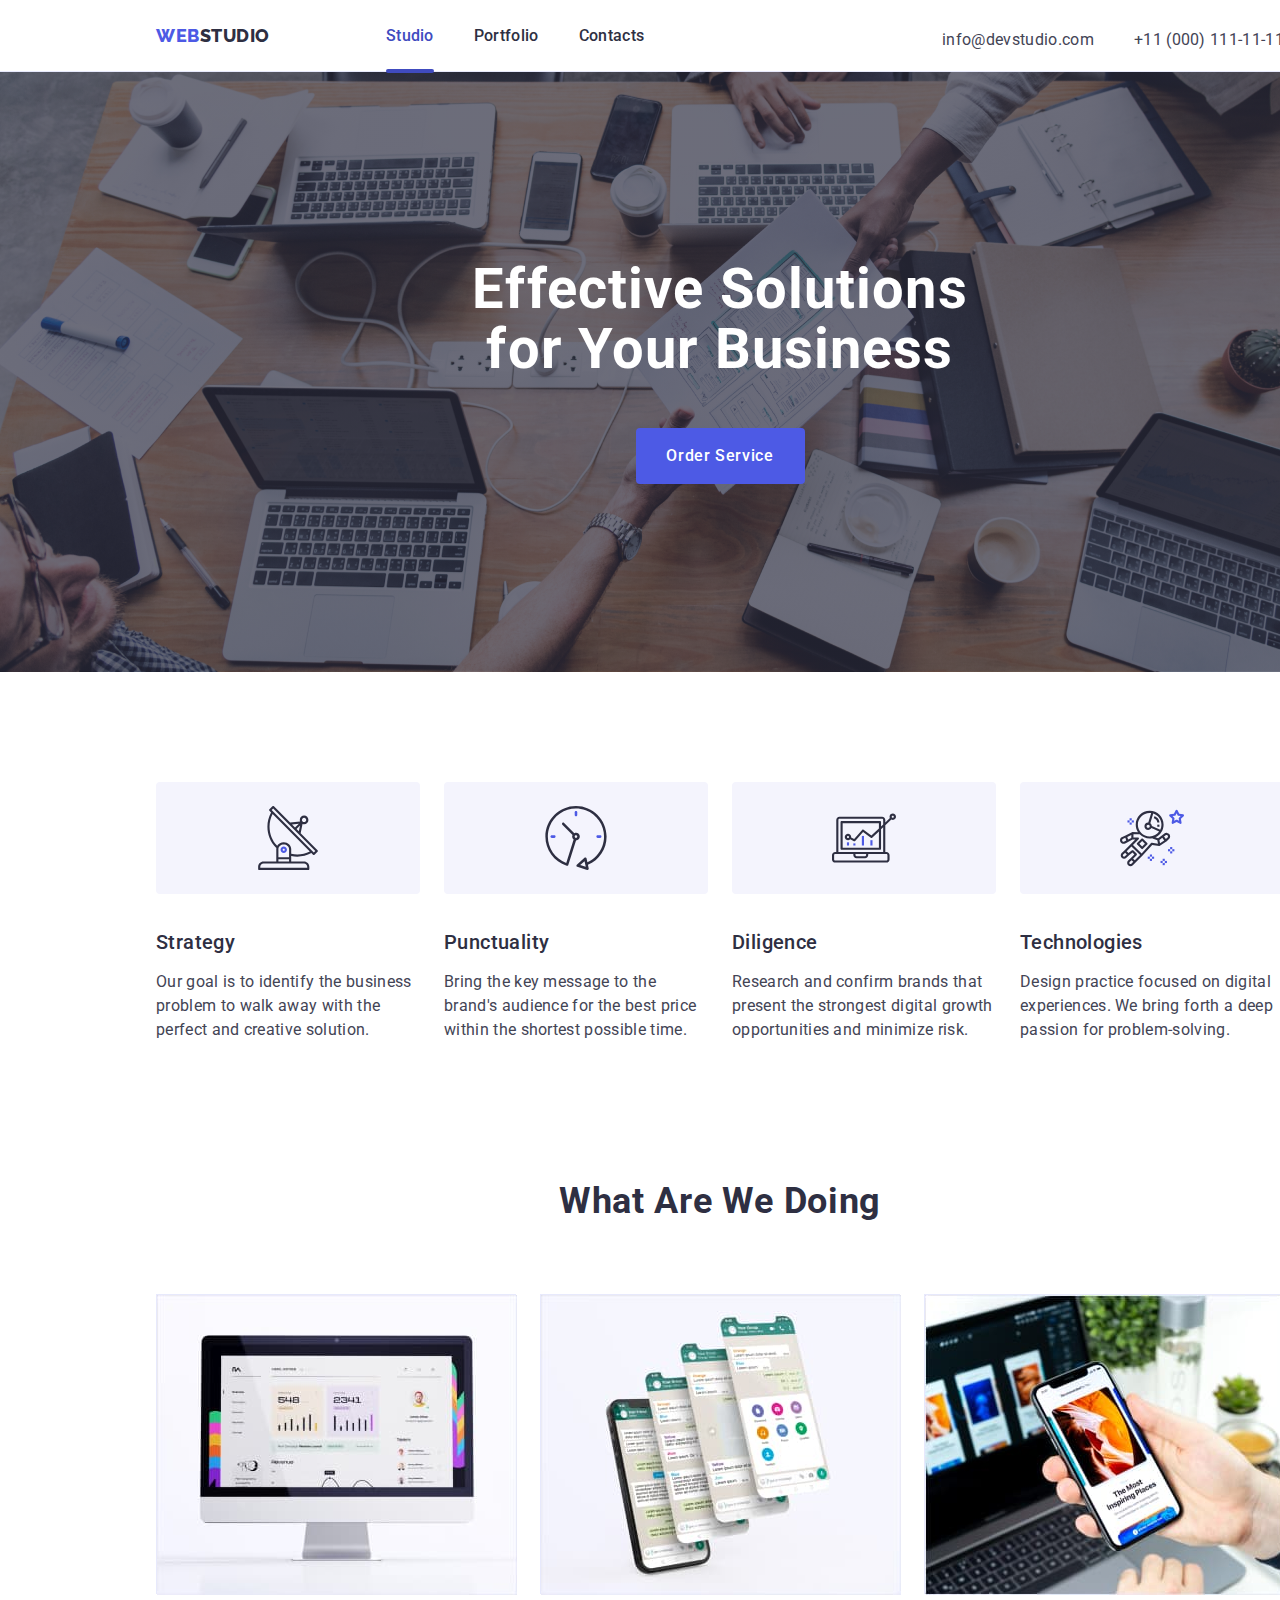
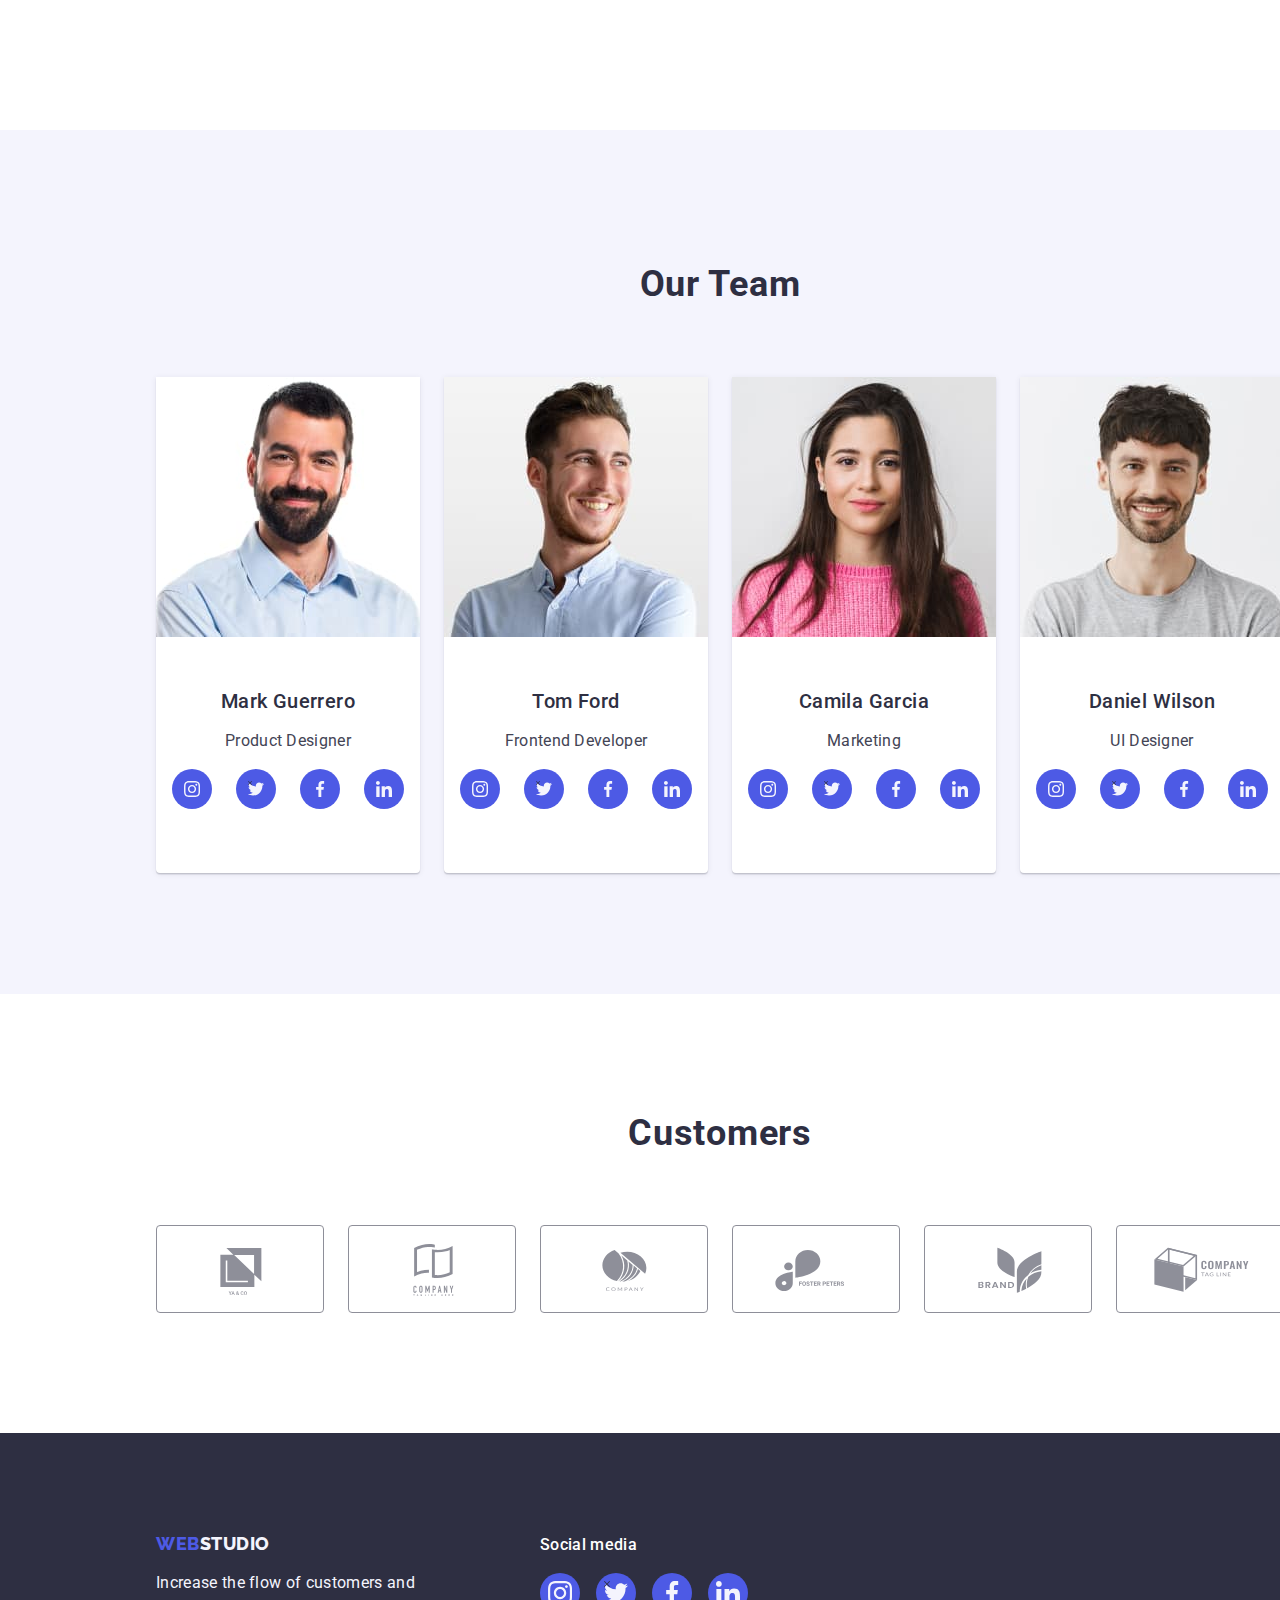
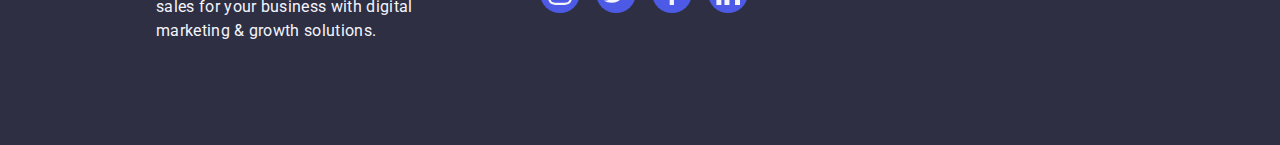
<file: index.html>
<!DOCTYPE html>
<html lang="en">
   <head>
      <meta charset="UTF-8" />
      <meta name="viewport" content="width=device-width, initial-scale=1.0" />
      <link
         rel="stylesheet"
         href="https://cdnjs.cloudflare.com/ajax/libs/modern-normalize/1.0.0/modern-normalize.min.css"
      />
      <link rel="preconnect" href="https://fonts.gstatic.com" />
      <link rel="preconnect" href="https://fonts.googleapis.com" />
      <link rel="preconnect" href="https://fonts.gstatic.com" crossorigin />
      <link
         href="https://fonts.googleapis.com/css2?family=Raleway:wght@700&family=Roboto:wght@400;500;700;900&display=swap"
         rel="stylesheet"
      />
      <link
         rel="stylesheet"
         href="https://cdnjs.cloudflare.com/ajax/libs/modern-normalize/2.0.0/modern-normalize.min.css"
         integrity="sha512-4xo8blKMVCiXpTaLzQSLSw3KFOVPWhm/TRtuPVc4WG6kUgjH6J03IBuG7JZPkcWMxJ5huwaBpOpnwYElP/m6wg=="
         crossorigin="anonymous"
         referrerpolicy="no-referrer"
      />
      <link rel="stylesheet" href="./css/style.css" />
      <title>Studio</title>
   </head>
   <body>
      <!-- Header -->
      <header class="header-section">
         <div class="header-container container">
            <nav class="nav-links">
               <!-- Logo -->
               <a class="logo link nav-logo" href="./index.html"
                  >Web<span class="logo-span-header">Studio</span></a
               >
               <!-- Navigation Menu -->
               <ul class="list nav-list">
                  <li>
                     <a class="nav-link link nav-link-active" href="./index.html">Studio</a>
                  </li>
                  <li>
                     <a class="nav-link link " href="./portfolio.html"
                        >Portfolio</a
                     >
                  </li>
                  <li>
                     <a class="nav-link link" href="">Contacts</a>
                  </li>
               </ul>
            </nav>
            <!-- Contacts -->
            <address class="contacts-address">
               <ul class="list contact-list">
                  <li>
                     <a class="contacts link" href="mailto:info@devstudio.com"
                        >info@devstudio.com</a
                     >
                  </li>
                  <li>
                     <a class="contacts link" href="tel:+110001111111"
                        >+11 (000) 111-11-11</a
                     >
                  </li>
               </ul>
            </address>
         </div>
      </header>
      <main>
         <!-- Hero section -->
         <section class="hero-section">
            <div class="container">
               <h1 class="hero-title">Effective Solutions for Your Business</h1>
               <button class="hero-button" type="button" data-modal-open>Order Service</button>
            </div>
         </section>
         <!-- Section 1 -->
         <section class="first-section">
            <!-- Our Qualities -->
            <div class="container">
               <h2 class="section-one-studio visually-hidden">Section 1</h2>
               <ul class="list section-one-container">
                  <li class="section-one-item">
                     <div class="section-one-icon">
                        <svg width="64" height="64" class="section-one-svg">
                           <use href="./images/icons.svg#icon-antenna" />
                        </svg>
                     </div>
                     <h3 class="section-one-subtitle">Strategy</h3>
                     <p class="section-one-text">
                        Our goal is to identify the business problem to walk
                        away with the perfect and creative solution.
                     </p>
                  </li>
                  <li class="section-one-item">
                     <div class="section-one-icon">
                        <svg width="64" height="64" class="section-one-svg">
                           <use href="./images/icons.svg#icon-clock" />
                        </svg>
                     </div>
                     <h3 class="section-one-subtitle">Punctuality</h3>
                     <p class="section-one-text">
                        Bring the key message to the brand's audience for the
                        best price within the shortest possible time.
                     </p>
                  </li>
                  <li class="section-one-item">
                     <div class="section-one-icon">
                        <svg width="64" height="64" class="section-one-svg">
                           <use href="./images/icons.svg#icon-diagram" />
                        </svg>
                     </div>
                     <h3 class="section-one-subtitle">Diligence</h3>
                     <p class="section-one-text">
                        Research and confirm brands that present the strongest
                        digital growth opportunities and minimize risk.
                     </p>
                  </li>
                  <li class="section-one-item">
                     <div class="section-one-icon">
                        <svg width="64" height="64" class="section-one-svg">
                           <use href="./images/icons.svg#icon-astronaut" />
                        </svg>
                     </div>
                     <h3 class="section-one-subtitle">Technologies</h3>
                     <p class="section-one-text">
                        Design practice focused on digital experiences. We bring
                        forth a deep passion for problem-solving.
                     </p>
                  </li>
               </ul>
            </div>
         </section>
         <!-- Section 2 -->
         <section class="second-section">
            <div class="container">
               <h2 class="section-two-title">What are we doing</h2>
               <ul class="list section-two-container">
                  <li class="section-two-item">
                     <img
                        src="./images/desktop.jpg"
                        alt="desktop"
                        width="360"
                     />
                  </li>
                  <li class="section-two-item">
                     <img
                        src="./images/phone-layers.jpg"
                        alt="phone-layers"
                        width="360"
                     />
                  </li>
                  <li class="section-two-item">
                     <img src="./images/phone.jpg" alt="phone" width="360" />
                  </li>
               </ul>
            </div>
         </section>
         <!-- Section 3 -->
         <section class="third-section">
            <div class="container">
               <h2 class="section-three-title">Our Team</h2>
               <ul class="list section-three-container">
                  <li class="team-member-card section-three-item">
                     <img
                        src="./images/product-designer.jpg"
                        alt="product-designer"
                        width="264"
                        height="260"
                     />
                     <div class="team-member-description">
                        <h3 class="team-member-name">Mark Guerrero</h3>
                        <p class="team-member-job">Product Designer</p>
                        <ul class="list team-member-social-media-list">
                           <li class="team-member-social-media-icon">
                              <a href="" class="social-media-link">
                                 <svg width="16" height="16" class="svg-icon">
                                    <use
                                       href="./images/icons.svg#icon-instagram"
                                    ></use>
                                 </svg>
                              </a>
                           </li>
                           <li class="team-member-social-media-icon">
                              <a href="" class="social-media-link">
                                 <svg width="16" height="16" class="svg-icon">
                                    <use
                                       href="./images/icons.svg#icon-twitter"
                                    ></use>
                                 </svg>
                              </a>
                           </li>
                           <li class="team-member-social-media-icon">
                              <a href="" class="social-media-link">
                                 <svg width="16" height="16" class="svg-icon">
                                    <use
                                       href="./images/icons.svg#icon-facebook"
                                    ></use>
                                 </svg>
                              </a>
                           </li>
                           <li class="team-member-social-media-icon">
                              <a href="" class="social-media-link">
                                 <svg width="16" height="16" class="svg-icon">
                                    <use
                                       href="./images/icons.svg#icon-linkedin"
                                    ></use>
                                 </svg>
                              </a>
                           </li>
                        </ul>
                     </div>
                  </li>
                  <li class="team-member-card section-three-item">
                     <img
                        src="./images/frontend-developer.jpg"
                        alt="frontend-developer"
                        width="264"
                        height="260"
                     />
                     <div class="team-member-description">
                        <h3 class="team-member-name">Tom Ford</h3>
                        <p class="team-member-job">Frontend Developer</p>
                        <ul class="list team-member-social-media-list">
                           <li class="team-member-social-media-icon">
                              <a href="" class="social-media-link">
                                 <svg width="16" height="16" class="svg-icon">
                                    <use
                                       href="./images/icons.svg#icon-instagram"
                                    ></use>
                                 </svg>
                              </a>
                           </li>
                           <li class="team-member-social-media-icon">
                              <a href="" class="social-media-link">
                                 <svg width="16" height="16" class="svg-icon">
                                    <use
                                       href="./images/icons.svg#icon-twitter"
                                    ></use>
                                 </svg>
                              </a>
                           </li>
                           <li class="team-member-social-media-icon">
                              <a href="" class="social-media-link">
                                 <svg width="16" height="16" class="svg-icon">
                                    <use
                                       href="./images/icons.svg#icon-facebook"
                                    ></use>
                                 </svg>
                              </a>
                           </li>
                           <li class="team-member-social-media-icon">
                              <a href="" class="social-media-link">
                                 <svg width="16" height="16" class="svg-icon">
                                    <use
                                       href="./images/icons.svg#icon-linkedin"
                                    ></use>
                                 </svg>
                              </a>
                           </li>
                        </ul>
                     </div>
                  </li>
                  <li class="team-member-card section-three-item">
                     <img
                        src="./images/marketing.jpg"
                        alt="marketing"
                        width="264"
                        height="260"
                     />
                     <div class="team-member-description">
                        <h3 class="team-member-name">Camila Garcia</h3>
                        <p class="team-member-job">Marketing</p>
                        <ul class="list team-member-social-media-list">
                           <li class="team-member-social-media-icon">
                              <a href="" class="social-media-link">
                                 <svg width="16" height="16" class="svg-icon">
                                    <use
                                       href="./images/icons.svg#icon-instagram"
                                    ></use>
                                 </svg>
                              </a>
                           </li>
                           <li class="team-member-social-media-icon">
                              <a href="" class="social-media-link">
                                 <svg width="16" height="16" class="svg-icon">
                                    <use
                                       href="./images/icons.svg#icon-twitter"
                                    ></use>
                                 </svg>
                              </a>
                           </li>
                           <li class="team-member-social-media-icon">
                              <a href="" class="social-media-link">
                                 <svg width="16" height="16" class="svg-icon">
                                    <use
                                       href="./images/icons.svg#icon-facebook"
                                    ></use>
                                 </svg>
                              </a>
                           </li>
                           <li class="team-member-social-media-icon">
                              <a href="" class="social-media-link">
                                 <svg width="16" height="16" class="svg-icon">
                                    <use
                                       href="./images/icons.svg#icon-linkedin"
                                    ></use>
                                 </svg>
                              </a>
                           </li>
                        </ul>
                     </div>
                  </li>
                  <li class="team-member-card section-three-item">
                     <img
                        src="./images/ui-designer.jpg"
                        alt="ui-designer"
                        width="264"
                        height="260"
                     />
                     <div class="team-member-description">
                        <h3 class="team-member-name">Daniel Wilson</h3>
                        <p class="team-member-job">UI Designer</p>
                        <ul class="list team-member-social-media-list">
                           <li class="team-member-social-media-icon">
                              <a href="" class="social-media-link">
                                 <svg width="16" height="16" class="svg-icon">
                                    <use
                                       href="./images/icons.svg#icon-instagram"
                                    ></use>
                                 </svg>
                              </a>
                           </li>
                           <li class="team-member-social-media-icon">
                              <a href="" class="social-media-link">
                                 <svg width="16" height="16" class="svg-icon">
                                    <use
                                       href="./images/icons.svg#icon-twitter"
                                    ></use>
                                 </svg>
                              </a>
                           </li>
                           <li class="team-member-social-media-icon">
                              <a href="" class="social-media-link">
                                 <svg width="16" height="16" class="svg-icon">
                                    <use
                                       href="./images/icons.svg#icon-facebook"
                                    ></use>
                                 </svg>
                              </a>
                           </li>
                           <li class="team-member-social-media-icon">
                              <a href="" class="social-media-link">
                                 <svg width="16" height="16" class="svg-icon">
                                    <use
                                       href="./images/icons.svg#icon-linkedin"
                                    ></use>
                                 </svg>
                              </a>
                           </li>
                        </ul>
                     </div>
                  </li>
               </ul>
            </div>
         </section>
         <!-- Section 4 -->
         <section class="fourth-section">
            <div class="container">
               <h2 class="section-four-title">Customers</h2>
               <ul class="list section-four-container">
                  <li class="section-four-item">
                     <a href="" class="client-link">
                        <svg width="104" height="56" class="client-icon">
                           <use href="./images/icons.svg#icon-client-1"></use>
                        </svg>
                     </a>
                  </li>
                  <li class="section-four-item">
                     <a href="" class="client-link">
                        <svg width="104" height="56" class="client-icon">
                           <use href="./images/icons.svg#icon-client-2"></use>
                        </svg>
                     </a>
                  </li>
                  <li class="section-four-item">
                     <a href="" class="client-link">
                        <svg width="104" height="56" class="client-icon">
                           <use href="./images/icons.svg#icon-client-3"></use>
                        </svg>
                     </a>
                  </li>
                  <li class="section-four-item">
                     <a href="" class="client-link">
                        <svg width="104" height="56" class="client-icon">
                           <use href="./images/icons.svg#icon-client-4"></use>
                        </svg>
                     </a>
                  </li>
                  <li class="section-four-item">
                     <a href="" class="client-link">
                        <svg width="104" height="56" class="client-icon">
                           <use href="./images/icons.svg#icon-client-5"></use>
                        </svg>
                     </a>
                  </li>
                  <li class="section-four-item">
                     <a href="" class="client-link">
                        <svg width="104" height="56" class="client-icon">
                           <use href="./images/icons.svg#icon-client-6"></use>
                        </svg>
                     </a>
                  </li>
               </ul>
            </div>
         </section>
      </main>
      <footer class="footer-section footer-container">
         <!-- Logo footer -->
         <div class="container footer-div">
            <div class="container first-footer-element">
               <a class="logo link footer-logo" href="./index.html"
                  >Web<span class="logo-span-footer">Studio</span></a
               >
               <!-- Footer Text -->
               <p class="footer-text">
                  Increase the flow of customers and sales for your business
                  with digital marketing & growth solutions.
               </p>
            </div>
            <div
               class="container footer-social-media-container second-footer-element"
            >
               <p class="footer-social-media-title">Social media</p>
               <ul class="list footer-social-media-list">
                  <li class="footer-social-media-icon">
                     <a href="" class="footer-social-media-link">
                        <svg width="24" height="24" class="footer-svg">
                           <use href="./images/icons.svg#icon-instagram"></use>
                        </svg>
                     </a>
                  </li>
                  <li class="footer-social-media-icon">
                     <a href="" class="footer-social-media-link">
                        <svg width="24" height="24" class="footer-svg">
                           <use href="./images/icons.svg#icon-twitter"></use>
                        </svg>
                     </a>
                  </li>
                  <li class="footer-social-media-icon">
                     <a href="" class="footer-social-media-link">
                        <svg width="24" height="24" class="footer-svg">
                           <use href="./images/icons.svg#icon-facebook"></use>
                        </svg>
                     </a>
                  </li>
                  <li class="footer-social-media-icon">
                     <a href="" class="footer-social-media-link">
                        <svg width="24" height="24" class="footer-svg">
                           <use href="./images/icons.svg#icon-linkedin"></use>
                        </svg>
                     </a>
                  </li>
               </ul>
            </div>
         </div>
      </footer>
      <div class="modal-div is-hidden" data-modal>
         <div class="modal">
            <button class="modal-button" type="button" data-modal-close>
               <svg class="modal-svg" width="8" height="8">
                  <use href="./images/icons.svg#icon"></use>
               </svg>
            </button>
         </div>
         </div>
         <script src="./js/modal.js"></script>
   </body>
</html>
</file>
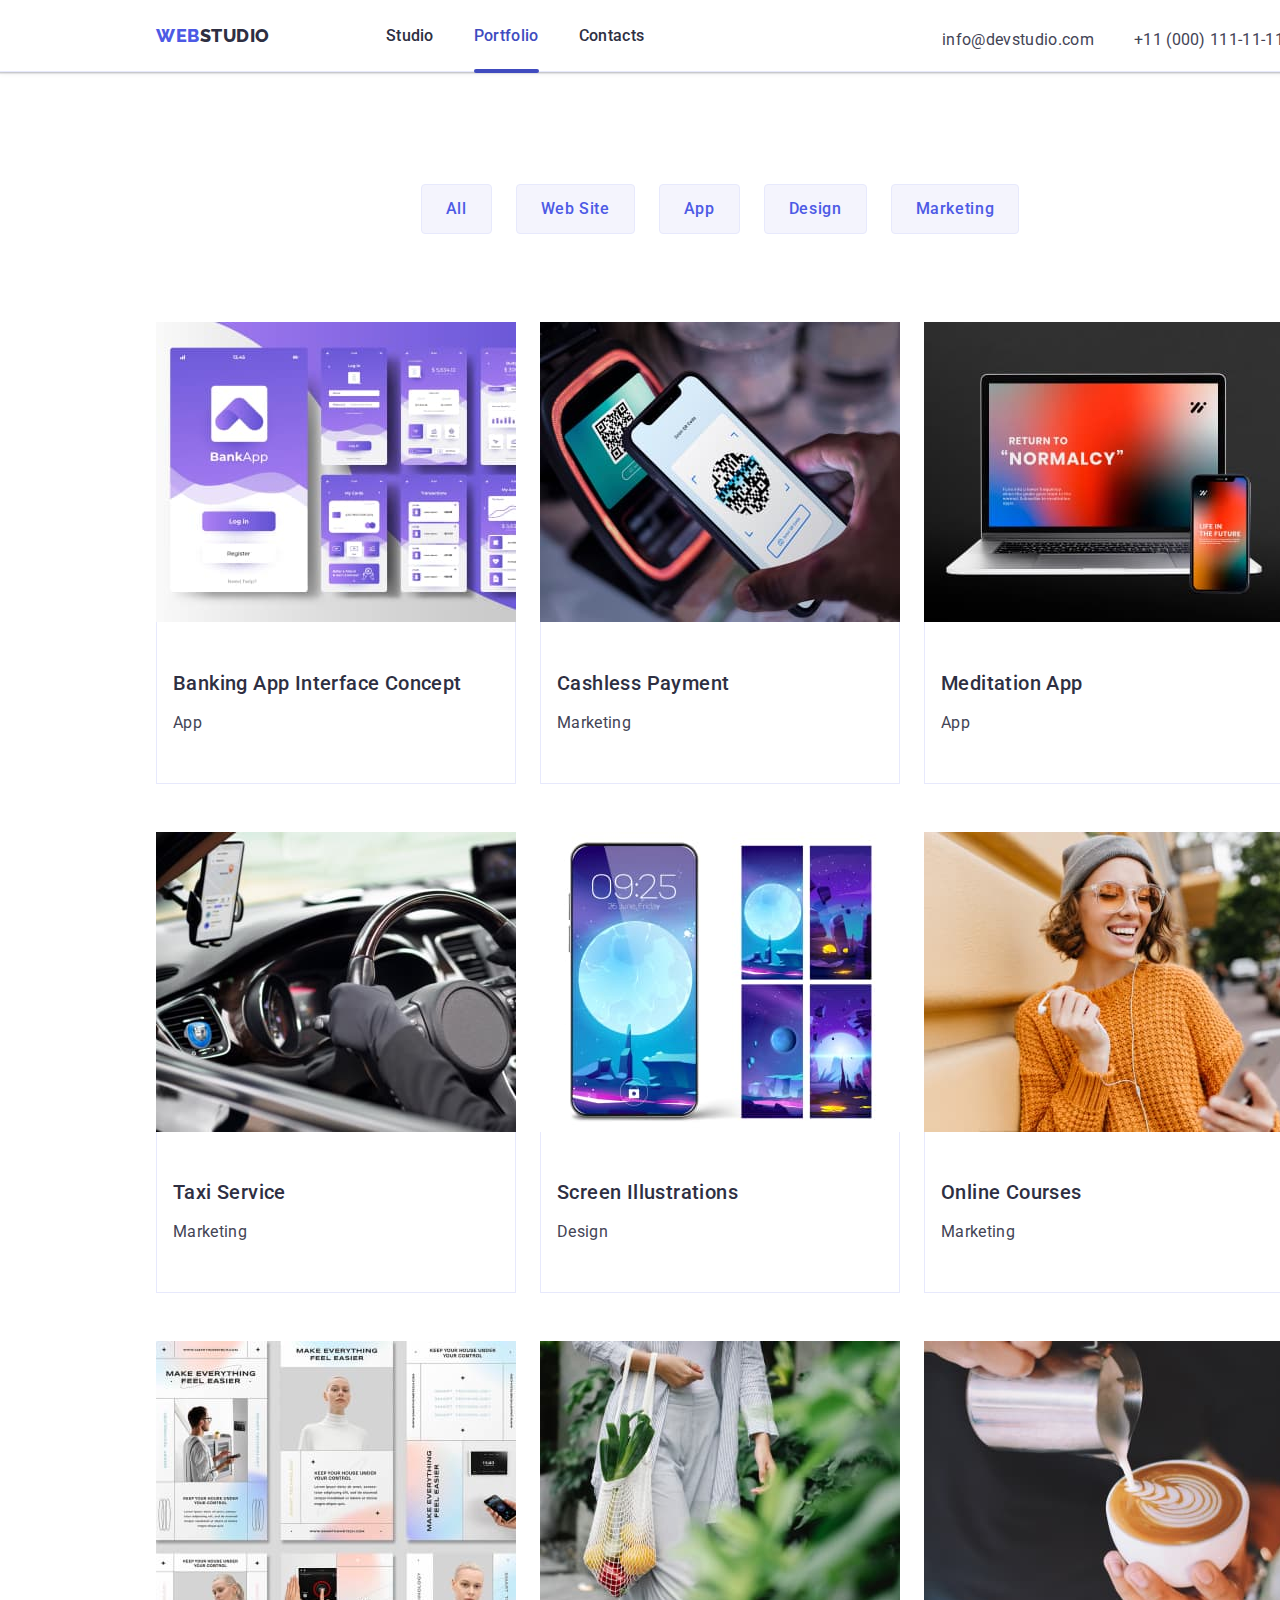
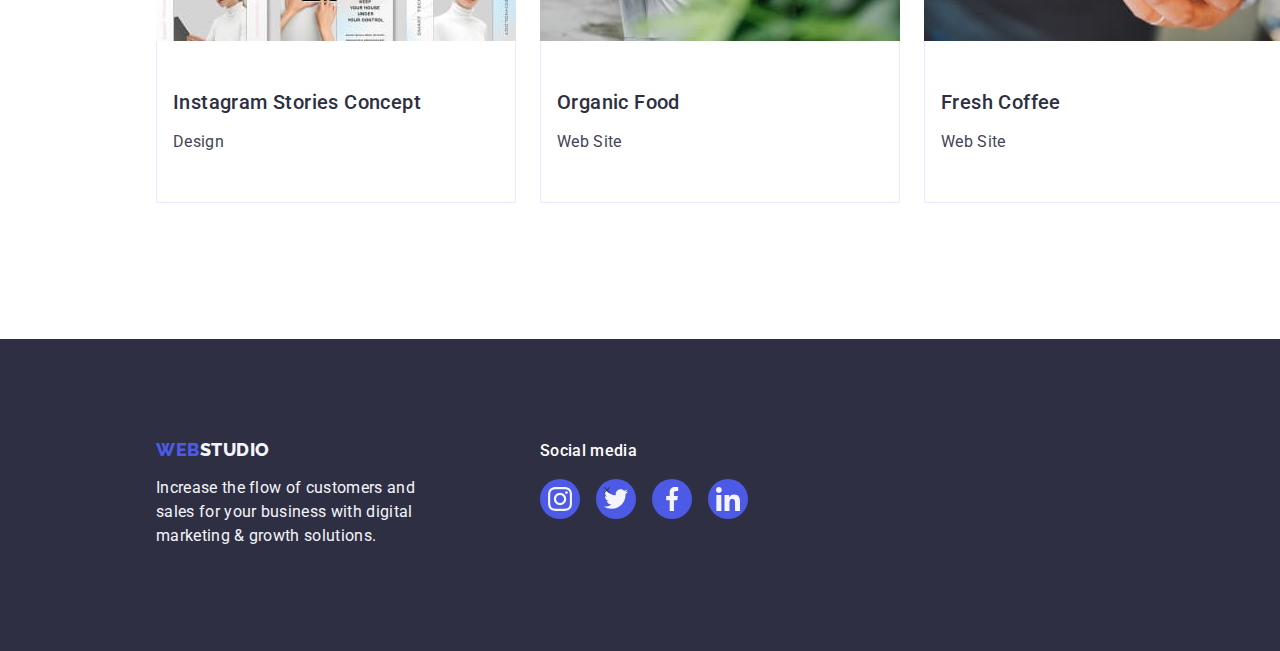
<file: portfolio.html>
<!DOCTYPE html>
<html lang="en">
   <head>
      <meta charset="UTF-8" />
      <meta name="viewport" content="width=device-width, initial-scale=1.0" />
      <link
         rel="stylesheet"
         href="https://cdnjs.cloudflare.com/ajax/libs/modern-normalize/1.0.0/modern-normalize.min.css"
      />
      <link rel="preconnect" href="https://fonts.gstatic.com" />
      <link rel="preconnect" href="https://fonts.googleapis.com" />
      <link rel="preconnect" href="https://fonts.gstatic.com" crossorigin />
      <link
         href="https://fonts.googleapis.com/css2?family=Raleway:wght@700&family=Roboto:wght@400;500;700;900&display=swap"
         rel="stylesheet"
      />
      <link rel="stylesheet" href="./css/style.css" />
      <title>Portfolio</title>
   </head>
   <body>
      <!-- Header -->
      <header class="header-section">
         <div class="header-container container">
            <nav class="nav-links">
               <!-- Logo -->
               <a class="logo link nav-logo" href="./index.html"
                  >Web<span class="logo-span-header">Studio</span></a
               >
               <!-- Navigation Menu -->
               <ul class="list nav-list">
                  <li>
                     <a class="nav-link link " href="./index.html">Studio</a>
                  </li>
                  <li>
                     <a class="nav-link link nav-link-active" href="./portfolio.html"
                        >Portfolio</a
                     >
                  </li>
                  <li>
                     <a class="nav-link link" href="">Contacts</a>
                  </li>
               </ul>
            </nav>
            <!-- Contacts -->
            <address class="contacts-address">
               <ul class="list contact-list">
                  <li>
                     <a class="contacts link" href="mailto:info@devstudio.com"
                        >info@devstudio.com</a
                     >
                  </li>
                  <li>
                     <a class="contacts link" href="tel:+110001111111"
                        >+11 (000) 111-11-11</a
                     >
                  </li>
               </ul>
            </address>
         </div>
      </header>
      <main>
         <section class="main-section">
            <div class="container">
               <h1 class="section-one-portfolio visually-hidden">Section 1</h1>
               <!-- Filters -->

               <ul class="filter-button-list list nav-buttons">
                  <li>
                     <button class="filter-button" type="button">All</button>
                  </li>
                  <li>
                     <button class="filter-button" type="button">
                        Web Site
                     </button>
                  </li>
                  <li>
                     <button class="filter-button" type="button">App</button>
                  </li>
                  <li>
                     <button class="filter-button" type="button">Design</button>
                  </li>
                  <li>
                     <button class="filter-button" type="button">
                        Marketing
                     </button>
                  </li>
               </ul>

               <!-- Row 1 -->

               <ul class="project-list list project-container">
                  <li class="project-card">
                     <a class="project-link link" href="">
                        <div class="card-div">
                           <img
                           src="./images/interface.jpg"
                           alt="interface"
                           width="360"
                        />
                        <p class="card-paragraph">14 Stylish and User-Friendly App Design Concepts · Task Manager App · Calorie Tracker App · Exotic Fruit Ecommerce App · Cloud Storage App</p>
                        </div>
                        <div class="project-description">
                           <h2 class="project-field">
                              Banking App Interface Concept
                           </h2>
                           <p class="project-type">App</p>
                        </div>
                     </a>
                  </li>
                  <li class="project-card">
                     <a class="project-link link" href="">
                        <div class="card-div">
                        <img
                           src="./images/payment.jpg"
                           alt="payment"
                           width="360"
                        />
                        <p class="card-paragraph">14 Stylish and User-Friendly App Design Concepts · Task Manager App · Calorie Tracker App · Exotic Fruit Ecommerce App · Cloud Storage App</p>
                     </div>
                        <div class="project-description">
                           <h2 class="project-field">Cashless Payment</h2>
                           <p class="project-type">Marketing</p>
                        </div>
                     </a>
                  </li>

                  <li class="project-card">
                     <a class="project-link link" href="">
                        <div class="card-div">
                        <img
                           src="./images/meditation-app.jpg"
                           alt="meditation-app"
                           width="360"
                        />
                        <p class="card-paragraph">14 Stylish and User-Friendly App Design Concepts · Task Manager App · Calorie Tracker App · Exotic Fruit Ecommerce App · Cloud Storage App</p>
                     </div>
                        <div class="project-description">
                           <h2 class="project-field">Meditation App</h2>
                           <p class="project-type">App</p>
                        </div>
                     </a>
                  </li>

                  <!-- Row 2 -->

                  <li class="project-card">
                     <a class="project-link link" href="">
                        <div class="card-div">
                        <img
                           src="./images/taxi-service.jpg"
                           alt="taxi-service"
                           width="360"
                        />
                        <p class="card-paragraph">14 Stylish and User-Friendly App Design Concepts · Task Manager App · Calorie Tracker App · Exotic Fruit Ecommerce App · Cloud Storage App</p>
                     </div>
                        <div class="project-description">
                           <h2 class="project-field">Taxi Service</h2>
                           <p class="project-type">Marketing</p>
                        </div>
                     </a>
                  </li>
                  <li class="project-card">
                     <a class="project-link link" href="">
                        <div class="card-div">
                        <img
                           src="./images/screen-illustrations.jpg"
                           alt="screen-illustrations"
                           width="360"
                        />
                        <p class="card-paragraph">14 Stylish and User-Friendly App Design Concepts · Task Manager App · Calorie Tracker App · Exotic Fruit Ecommerce App · Cloud Storage App</p>
                     </div>
                        <div class="project-description">
                           <h2 class="project-field">Screen Illustrations</h2>
                           <p class="project-type">Design</p>
                        </div>
                     </a>
                  </li>
                  <li class="project-card">
                     <a class="project-link link" href="">
                        <div class="card-div">
                        <img
                           src="./images/online-courses.jpg"
                           alt="online-courses"
                           width="360"
                        />
                        <p class="card-paragraph">14 Stylish and User-Friendly App Design Concepts · Task Manager App · Calorie Tracker App · Exotic Fruit Ecommerce App · Cloud Storage App</p>
                     </div>
                        <div class="project-description">
                           <h2 class="project-field">Online Courses</h2>
                           <p class="project-type">Marketing</p>
                        </div>
                     </a>
                  </li>

                  <!-- Row 3 -->

                  <li class="project-card">
                     <a class="project-link link" href="">
                        <div class="card-div">
                        <img
                           src="./images/insta-stories.jpg"
                           alt="insta-stories"
                           width="360"
                        />
                        <p class="card-paragraph">14 Stylish and User-Friendly App Design Concepts · Task Manager App · Calorie Tracker App · Exotic Fruit Ecommerce App · Cloud Storage App</p>
                     </div>
                        <div class="project-description">
                           <h2 class="project-field">
                              Instagram Stories Concept
                           </h2>
                           <p class="project-type">Design</p>
                        </div>
                     </a>
                  </li>
                  <li class="project-card">
                     <a class="project-link link" href="">
                        <div class="card-div">
                        <img
                           src="./images/organic-food.jpg"
                           alt="organic-food"
                           width="360"
                        />
                        <p class="card-paragraph">14 Stylish and User-Friendly App Design Concepts · Task Manager App · Calorie Tracker App · Exotic Fruit Ecommerce App · Cloud Storage App</p>
                     </div>
                        <div class="project-description">
                           <h2 class="project-field">Organic Food</h2>
                           <p class="project-type">Web Site</p>
                        </div>
                     </a>
                  </li>
                  <li class="project-card">
                     <a class="project-link link" href="">
                        <div class="card-div">
                        <img
                           src="./images/coffee.jpg"
                           alt="coffee"
                           width="360"
                        />
                        <p class="card-paragraph">14 Stylish and User-Friendly App Design Concepts · Task Manager App · Calorie Tracker App · Exotic Fruit Ecommerce App · Cloud Storage App</p>
                     </div>
                        <div class="project-description">
                           <h2 class="project-field">Fresh Coffee</h2>
                           <p class="project-type">Web Site</p>
                        </div>
                     </a>
                  </li>
               </ul>
            </div>
         </section>
      </main>
      <footer class="footer-section footer-container">
         <!-- Logo footer -->
         <div class="container footer-div">
            <div class="container first-footer-element">
               <a class="logo link footer-logo" href="./index.html"
                  >Web<span class="logo-span-footer">Studio</span></a
               >
               <!-- Footer Text -->
               <p class="footer-text">
                  Increase the flow of customers and sales for your business
                  with digital marketing & growth solutions.
               </p>
            </div>
            <div
               class="container footer-social-media-container second-footer-element"
            >
               <p class="footer-social-media-title">Social media</p>
               <ul class="footer-social-media-list">
                  <li class="footer-social-media-icon">
                     <a href="" class="footer-social-media-link">
                        <svg width="24" height="24" class="footer-svg">
                           <use href="./images/icons.svg#icon-instagram"></use>
                        </svg>
                     </a>
                  </li>
                  <li class="footer-social-media-icon">
                     <a href="" class="footer-social-media-link">
                        <svg width="24" height="24" class="footer-svg">
                           <use href="./images/icons.svg#icon-twitter"></use>
                        </svg>
                     </a>
                  </li>
                  <li class="footer-social-media-icon">
                     <a href="" class="footer-social-media-link">
                        <svg width="24" height="24" class="footer-svg">
                           <use href="./images/icons.svg#icon-facebook"></use>
                        </svg>
                     </a>
                  </li>
                  <li class="footer-social-media-icon">
                     <a href="" class="footer-social-media-link">
                        <svg width="24" height="24" class="footer-svg">
                           <use href="./images/icons.svg#icon-linkedin"></use>
                        </svg>
                     </a>
                  </li>
               </ul>
            </div>
         </div>
      </footer>
      <div class="modal-div is-hidden" data-modal-open>
         <div class="modal">
            <button class="modal-button" type="button" data-modal-close>
               <svg class="modal-svg" width="8" height="8">
                  <use href="./images/icons.svg#icon"></use>
               </svg>
            </button>
         </div>
         </div>
         <script src="./js/modal.js"></script>
   </body>
</html>
</file>
<file: css/style.css>
*,
*::before,
*::after {
   box-sizing: border-box;
  
}

:root {
   --white: #ffffff;
   --cornflower: #e7e9fc;
   --cloud: #f4f4fd;
   --iris: #4d5ae5;
   --navy-blue: #2e2f42;
   --slate: #434455;
   --ocean: #404bbf;
   --light-slate: #8e8f99;
}

body {
   font-family: "Roboto", sans-serif;
   color: #434455;
   background-color: var(--white);
   width: 1440px;
}

img {
   display: block;
}

svg {
   display: block;
}

.visually-hidden {
   position: absolute;
   width: 1px;
   height: 1px;
   margin: -1px;
   border: 0;
   padding: 0;
   white-space: nowrap;
   clip-path: inset(100%);
   clip: rect(0, 0, 0, 0);
   overflow: hidden;
}

.container {
   width: 1158px;
   margin: 0 auto;
   padding: 0 15px;
}

.header-section {
   border-bottom: 1px solid #e7e9fc;
   width: 1440px;
   height: 72px;
   box-shadow: 0px 2px 1px rgba(46, 47, 66, 0.08),
      0px 1px 1px rgba(46, 47, 66, 0.16), 0px 1px 6px rgba(46, 47, 66, 0.08);
}

.header-container {
   display: flex;
   padding: 24px 156px;
   justify-content: space-between;
   border-bottom: 1px solid var(--CORNFLOWER, #e7e9fc);
   background: var(--WHITE, #fff);
   width: 1440px;
   height: 72px;
}

.nav-logo {
   padding-top: 25.5px;
   padding-bottom: 25.5px;
   align-self: center;
   justify-content: center;
   margin-right: 76px;
}

.nav-links {
   display: flex;
   align-items: center;
   justify-content: center;
}

.nav-list {
   display: flex;
   padding-top: 24px;
   padding-bottom: 24px;
   gap: 40px;
   margin-right: 40px;
}

.nav-list:last-child {
   margin-right: 0;
}

.logo {
   color: var(--IRIS, #4d5ae5);
   font-family: "Raleway", sans-serif;
   font-size: 18px;
   font-style: normal;
   font-weight: 800;
   line-height: 1.17;
   /* 116.667% */
   letter-spacing: 0.54px;
   text-transform: uppercase;
   align-items: center;
   justify-content: center;
}

.logo-span-header {
   color: var(--navy-blue);
}

.nav-link {
   color: var(--NAVY-BLUE, #2e2f42);
   font-family: "Roboto", sans-serif;
   font-size: 16px;
   font-weight: 500;
   line-height: 150%;
   /* 150% */
   letter-spacing: 0.32px;
   text-decoration: none;
   padding: 24px 0;
   transition: color 250ms cubic-bezier(0.4, 0, 0.2, 1);
   display: flex;
}

.nav-link:hover,
.nav-link:focus,
.nav-link:active {
   color: var(--ocean);
   position: relative;
   transition: transform 250ms cubic-bezier(0.4, 0, 0.2, 1);
}

.nav-link-active {
   color: var(--ocean);
   position: relative;
}

.nav-link-active::after {
   content: '';
   position: absolute;
   left: 0;
   bottom: -1px;
   height: 4px;
   background-color: #404bbf;
   border-radius: 2px;
   display: block;
   width: 100%;
}

.list {
   list-style-type: none;
}
.link {
   text-decoration: none;
}

.contacts-address {
   display: flex;
   font-style: normal;
   justify-content: center;
}

.contacts {
   color: var(--SLATE, #434455);
   font-family: "Roboto", sans-serif;
   font-size: 16px;
   font-style: normal;
   font-weight: 400;
   line-height: 150%;
   /* 150% */
   letter-spacing: 0.32px;
   align-self: center;
   transition: color 250ms cubic-bezier(0.4, 0, 0.2, 1);
}

.contacts:hover,
.contacts:focus {
   color: var(--ocean);
   text-decoration: none;
   transition: transform 250ms cubic-bezier(0.4, 0, 0.2, 1);
}

.contact-list {
   display: flex;
   justify-content: center;
   align-items: center;
   gap: 40px;
   margin-bottom: 72px;
   border-radius: 4px;
}

.hero-section {
   background-image: linear-gradient(
         rgba(46, 47, 66, 0.7),
         rgba(46, 47, 66, 0.7)
      ),
      url(../images/backgroud-image.jpg);
   background-size: cover;
   text-align: center;
   gap: 48px;
   padding: 188px 0;
   max-width: 1440px;
   background-repeat: no-repeat;
   background-position: center;
}

.hero-title {
   color: #ffffff;
   font-weight: 700;
   font-size: 56px;
   line-height: 1.07em;
   text-align: center;
   letter-spacing: 1.12px;
   margin: 0 auto;
   max-width: 496px;
   padding-bottom: 48px;
}

.hero-button {
   font-family: "Roboto", sans-serif;
   color: #ffffff;
   background-color: #4d5ae5;
   font-size: 16px;
   font-weight: 500;
   line-height: 1.5em;
   letter-spacing: 0.04em;
   cursor: pointer;
   display: block;
   min-width: 169px;
   height: 56px;
   border-radius: 4px;
   border: none;
   margin: 0 auto;
   transition: background-color 250ms cubic-bezier(0.4, 0, 0.2, 1);
}

.hero-button:hover,
.hero-button:focus {
   background: var(--ocean);
   transition: transform 250ms cubic-bezier(0.4, 0, 0.2, 1);
}

.section-one-container {
   display: flex;
   flex-direction: row;
   padding: 94px 156px;
   width: 1128px;
   gap: 24px;
   justify-content: center;
   align-items: center;
}

.section-one-icon {
   border-radius: 4px;
   background: var(--CLOUD, #f4f4fd);
   width: 264px;
   height: 112px;
   display: flex;
   justify-content: center;
   align-items: center;
   padding: 24px 100px;
   margin-bottom: 8px;
}

.section-one-item {
   display: flex;
   width: 100%;
   min-width: 264px;
   flex-direction: column;
   align-items: flex-start;
   gap: 8px;
}

.section-one-studio {
   color: var(--NAVY-BLUE, #2e2f42);
   text-align: center;
   font-family: "Roboto", sans-serif;
   font-size: 36px;
   line-height: 111.111%;
   /* 111.111% */
   letter-spacing: 0.72px;
   text-transform: capitalize;
}

.section-one-subtitle {
   color: var(--NAVY-BLUE, #2e2f42);
   font-family: "Roboto", sans-serif;
   font-size: 20px;
   font-weight: 500;
   line-height: 120%;
   /* 120% */
   letter-spacing: 0.4px;
   width: 264px;
   margin-bottom: 8px;
}

.section-one-text {
   color: var(--SLATE, #434455);
   font-family: "Roboto", sans-serif;
   line-height: 150%;
   /* 150% */
   letter-spacing: 0.32px;
   margin-top: 0px;
}

.section-two-container {
   display: flex;
   flex-direction: row;
   width: 1128px;
   gap: 24px;
   justify-content: center;
   align-items: center;
   padding-bottom: 120px;
   padding-left: 156px;
   padding-right: 156px;
}

.section-two-item {
   width: 360px;
   height: 300px;
   border: 1px solid var(--CORNFLOWER, #e7e9fc);
   display: inline-flex;
   flex-direction: column;
   align-items: flex-start;
}

.section-two-title {
   color: var(--NAVY-BLUE, #2e2f42);
   text-align: center;
   font-family: "Roboto", sans-serif;
   font-size: 36px;
   line-height: 111.111%;
   /* 111.111% */
   letter-spacing: 0.72px;
   text-transform: capitalize;
   margin-bottom: 72px;
}

.third-section {
   background: var(--cloud);
   padding: 105px 141px;
}

.section-three-title {
   color: var(--navy-blue);
   font-size: 36px;
   font-weight: 700;
   line-height: 1.11;
   letter-spacing: 0.72px;
   text-align: center;
   text-transform: capitalize;
   margin-bottom: 72px;
}

.section-three-container {
   display: flex;
   flex-direction: row;
   gap: 24px;
   padding-inline-start: 0px;
   padding-left: 0px;
}

.team-member-card {
   background: var(--WHITE, #fff);
   width: 264px;
}

.section-three-item {
   display: inline-flex;
   padding-bottom: 32px;
   flex-direction: column;
   justify-content: center;
   align-items: center;
   border-radius: 0px 0px 4px 4px;
   background: var(--WHITE, #fff);
   box-shadow: 0px 2px 1px 0px rgba(46, 47, 66, 0.08),
      0px 1px 1px 0px rgba(46, 47, 66, 0.16),
      0px 1px 6px 0px rgba(46, 47, 66, 0.08);
   flex-basis: calc((100% - 72px) / 4);
}

.team-member-description {
   padding: 32px 0;
   display: flex;
   width: 232px;
   flex-direction: column;
   justify-content: center;
   align-items: center;
}

.team-member-name {
   color: var(--NAVY-BLUE, #2e2f42);
   text-align: center;
   font-family: "Roboto", sans-serif;
   font-size: 20px;
   font-weight: 500;
   line-height: 1.2;
   letter-spacing: 0.4px;
   margin-bottom: 0;
}

.team-member-job {
   color: var(--SLATE, #434455);
   text-align: center;
   font-family: "Roboto", sans-serif;
   line-height: 150%;
   /* 150% */
   letter-spacing: 0.32px;
}

.team-member-social-media-list {
   display: flex;
   gap: 24px;
   flex-shrink: 0;
   justify-content: center;
   align-items: center;
   padding-left: 16px;
   padding-right: 16px;
}

.team-member-social-media-icon {
   width: 40px;
   height: 40px;
}

.social-media-link {
   width: 100%;
   height: 100%;
   background-color: var(--iris);
   border-radius: 50%;
   display: flex;
   align-items: center;
   justify-content: center;
   transition: background-color 250ms cubic-bezier(0.4, 0, 0.2, 1);
}

.svg-icon {
   fill: var(--cloud);
}

.social-media-link:hover,
.social-media-link:focus {
   background-color: #404bbf;
   transition: transform 250ms cubic-bezier(0.4, 0, 0.2, 1);
}

.fourth-section {
   background-color: var(--white);
   padding: 120px 0;
   min-width: 1128px;
   min-height: 200px;
}

.section-four-title {
   color: var(--NAVY-BLUE, #2e2f42);
   text-align: center;
   font-family: "Roboto", sans-serif;
   font-size: 36px;
   line-height: 111.111%;
   /* 111.111% */
   letter-spacing: 0.72px;
   text-transform: capitalize;
   margin-bottom: 72px;
   margin-top: 0;
}

.section-four-container {
   display: flex;
   flex-direction: row;
   gap: 24px;

   justify-content: center;
   align-items: center;
   padding-left: 0px;
   margin-top: 0px;
   margin-bottom: 0px;
}

.section-four-item {
   width: 168px;
   height: 88px;
}

.client-link {
   width: 100%;
   height: 100%;
   border: 1px solid #8e8f99;
   border-radius: 4px;
   display: flex;
   justify-content: center;
   align-items: center;
   color: var(--light-slate);
   transition: border-color 250ms cubic-bezier(0.4, 0, 0.2, 1), color 250ms cubic-bezier(0.4, 0, 0.2, 1);
}

.client-link:hover,
.client-link:focus {
   border-color: #404bbf;
   color: #404bbf;
   transition: transform 250ms cubic-bezier(0.4, 0, 0.2, 1);
}

.client-icon {
   fill: currentColor;
   width: 104px;
   height: 56px;
}

.section-one-portfolio {
   color: var(--NAVY-BLUE, #2e2f42);
   font-family: "Roboto", sans-serif;
   font-size: 36px;
   line-height: 111.111%;
   /* 111.111% */
   letter-spacing: 0.72px;
   text-transform: capitalize;
   padding-top: 0;
}

.filter-button-list {
   display: flex;
   padding: 96px 0 72px 0;
   align-items: center;
   justify-content: center;
   gap: 24px;
}

.filter-button {
   color: var(--IRIS, #4d5ae5);
   background: var(--CLOUD, #f4f4fd);
   font-family: "Roboto", sans-serif;
   font-size: 16px;
   font-weight: 500;
   line-height: 150%;
   /* 150% */
   letter-spacing: 0.64px;
   cursor: pointer;
   border-radius: 4px;
   border: 1px solid var(--CORNFLOWER, #e7e9fc);
   background: var(--CLOUD, #f4f4fd);
   padding: 12px 24px;
   transition: color 250ms cubic-bezier(0.4, 0, 0.2, 1), background-color 250ms cubic-bezier(0.4, 0, 0.2, 1), border-color 250ms cubic-bezier(0.4, 0, 0.2, 1), box-shadow 250ms cubic-bezier(0.4, 0, 0.2, 1);
}

.filter-button:hover,
.filter-button:focus {
   color: var(--WHITE, #fff);
   background: var(--OCEAN, #404bbf);
   border: 1px solid transparent;
   box-shadow: 0px 2px 2px 0px rgba(0, 0, 0, 0.12),
      0px 2px 1px 0px rgba(0, 0, 0, 0.08), 0px 3px 1px 0px rgba(0, 0, 0, 0.1);
      transition: transform 250ms cubic-bezier(0.4, 0, 0.2, 1);
}

.main-section {
   padding-top: 0px;
   padding-bottom: 120px;
   padding-left: 0;
   padding-right: 0;
}

.project-container {
   display: flex;
   flex-wrap: wrap;
   justify-content: center;
   column-gap: 24px;
   row-gap: 48px;
   padding: 0;
   justify-content: center;
}

.project-card {
   flex-basis: calc((100% - 48px) / 3);
}

.project-link {
   display: block;
   transition: box-shadow 250ms cubic-bezier(0.4, 0, 0.2, 1); 
}

.project-link:hover,
.project-link:focus {
   box-shadow: 0px 2px 1px 0px rgba(46, 47, 66, 0.08),
      0px 1px 1px 0px rgba(46, 47, 66, 0.16),
      0px 1px 6px 0px rgba(46, 47, 66, 0.08);
      transition: transform 250ms cubic-bezier(0.4, 0, 0.2, 1);
}

.card-div {
   position: relative;
   overflow: hidden;
}

.card-paragraph {
   position: absolute;
   top: 0;
   font-size: 16px;
   line-height: 1.5;
   letter-spacing: 0.02em;
   color: #f4f4fd;
   padding: 40px 32px;
   background-color: #4d5ae5;
   height: 100%;
   width: 100%;
   transform: translateY(100%);
   transition: transform 250ms cubic-bezier(0.4, 0, 0.2, 1);
   margin: 0;
}

.project-link:hover .card-paragraph{
   transform: translateY(0%);
}

.project-link:focus .card-paragraph{
   transform: translateY(0%);
}

.project-description {
   padding: 32px 16px;
   border: 1px solid #e7e9fc;
   border-top: none;
}

.project-field {
   color: var(--NAVY-BLUE, #2e2f42);
   font-family: "Roboto", sans-serif;
   font-size: 20px;
   font-weight: 500;
   line-height: 1.2;
   letter-spacing: 0.4px;
   margin-bottom: 8px;
}

.project-type {
   color: var(--SLATE, #434455);
   font-family: "Roboto", sans-serif;
   font-size: 16px;
   font-weight: 400;
   line-height: 150%;
   letter-spacing: 0.32px;
}

.footer-container {
   display: flex;
   flex-direction: column;
   padding: 100px 0;
   justify-content: center;
   flex-direction: row;
}

.footer-section {
   background: var(--NAVY-BLUE, #2e2f42);
   padding: 100px 0;
   width: 1440px;
   height: 312px;
   flex-shrink: 0;
   gap: 16px;
}

.footer-div {
   display: flex;
   align-items: baseline;
}

.first-footer-element {
   padding-left: 0px;
   margin-right: 120px;
   margin-left: 0px;
   max-width: 264px;
}

.second-footer-element {
   margin-left: 0px;
   padding-right: 0px;
   padding-left: 0px;
   max-width: 208px;
}

.footer-logo {
   font-family: "Raleway", sans-serif;
   font-size: 18px;
   font-weight: 800;
   line-height: 1.17;
   letter-spacing: 0.54px;
   text-transform: uppercase;
   text-decoration: none;
   display: inline-block;
   margin-bottom: 16px;
}

.footer-text {
   color: var(--cloud);
   font-family: "Roboto", sans-serif;
   letter-spacing: 0.32px;
   padding: 0;
   width: 264px;
   font-size: 16px;
   font-weight: 400;
   line-height: 1.5em;
   margin-top: 0;
}

.logo-span-footer {
   color: var(--CLOUD, #f4f4fd);
}

.footer-social-media-container {
   display: flex;
   flex-direction: column;
   align-items: flex-start;
   padding-inline-end: 0%;
}

.footer-social-media-title {
   color: var(--white);
   font-size: 16px;
   font-style: normal;
   font-weight: 500;
   line-height: 1.5;
   letter-spacing: 0.32px;
   margin-bottom: 16px;
   margin-top: 0;
}

.footer-social-media-list {
   display: flex;
   gap: 16px;
   padding-inline-start: 0;
   justify-content: center;
   list-style-type: none;
   padding: 0;
   margin: 0;
}

.footer-social-media-icon {
   width: 40px;
   height: 40px;
}

.footer-social-media-link {
   width: 100%;
   height: 100%;
   background-color: var(--iris);
   border-radius: 50%;
   display: flex;
   justify-content: center;
   align-items: center;
   transition: background-color 250ms cubic-bezier(0.4, 0, 0.2, 1);
}

.footer-social-media-link:hover,
.footer-social-media-link:focus {
   background-color: #31d0aa;
   transition: transform 250ms cubic-bezier(0.4, 0, 0.2, 1);
}

.footer-svg {
   fill: var(--cloud);
}

.modal-div {
   position: fixed;
   top: 0;
   left: 0;
   width: 100%;
   height: 100%;
   background-color: rgba(46, 47, 66, 0.4);
   transition: opacity 250ms cubic-bezier(0.4, 0, 0.2, 1), visibility 250ms cubic-bezier(0.4, 0, 0.2, 1);
     
 }

.is-hidden {
   opacity: 0;
   visibility: hidden;
   pointer-events: none;
 }

 .modal {
   position: absolute;
   top: 50%;
   left: 50%;
   transform: translate(-50%, -50%) scale(1);
   width: 408px;
   min-height: 584px;
   background: #fcfcfc;
   box-shadow: 0px 1px 1px rgba(0, 0, 0, 0.14), 0px 1px 3px rgba(0, 0, 0, 0.12), 0px 2px 1px rgba(0, 0, 0, 0.2); 
   border-radius: 4px;
   transition: transform 250ms cubic-bezier(0.4, 0, 0.2, 1);

 }

 .modal-button {
   position: absolute;
   top: 24px;
   right: 24px;
   width: 24px;
   height: 24px;
   border-radius: 50%;
   display: flex;
   align-items: center;
   justify-content: center;
   background-color: #e7e9fc;
   border: 1px solid rgba(0, 0, 0, 0.1);
   padding: 0;
   cursor: pointer;
   transition: background-color 250ms cubic-bezier(0.4, 0, 0.2, 1), border 250ms cubic-bezier(0.4, 0, 0.2, 1);
    }

.modal-button:hover,
.modal-button:focus {
   background-color: #404bbf;
   border: none;
   fill: #ffffff;
}

.modal-svg {
   transition: fill 250ms cubic-bezier(0.4, 0, 0.2, 1);
}
</file>
